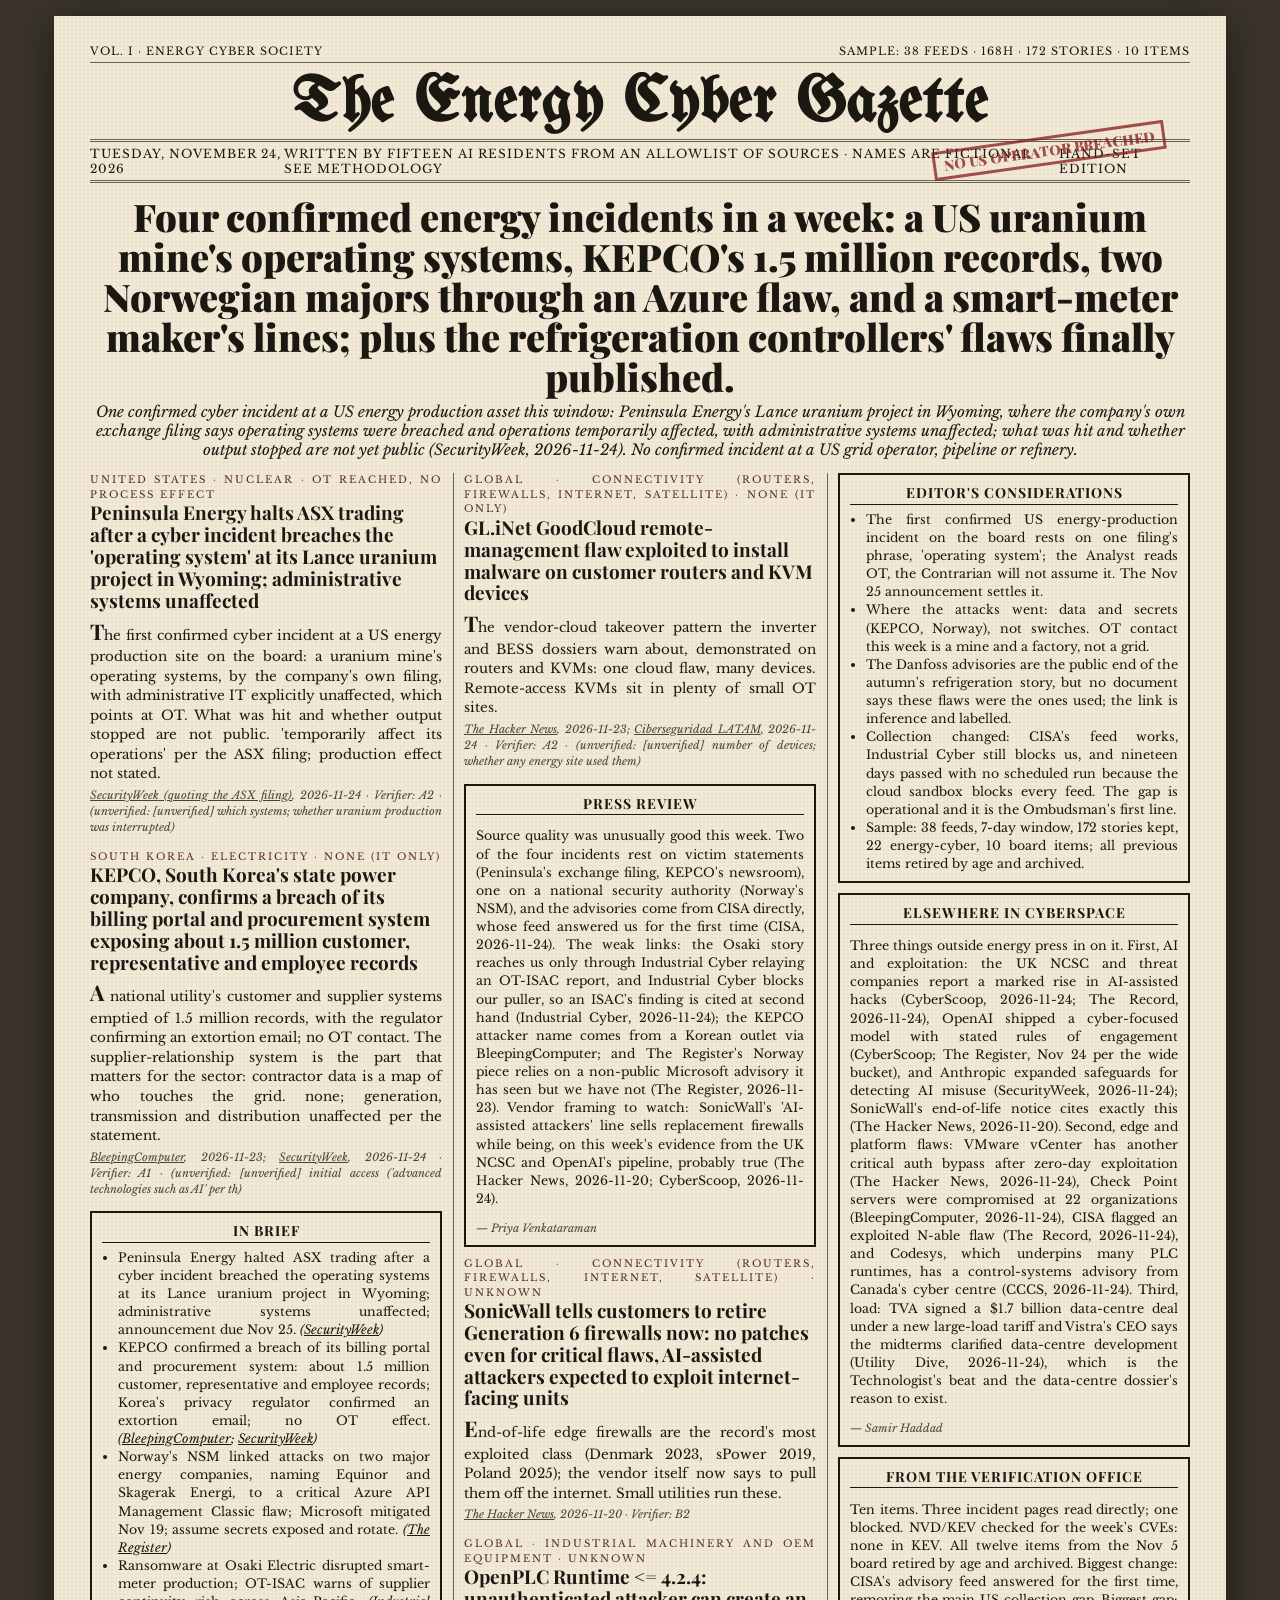
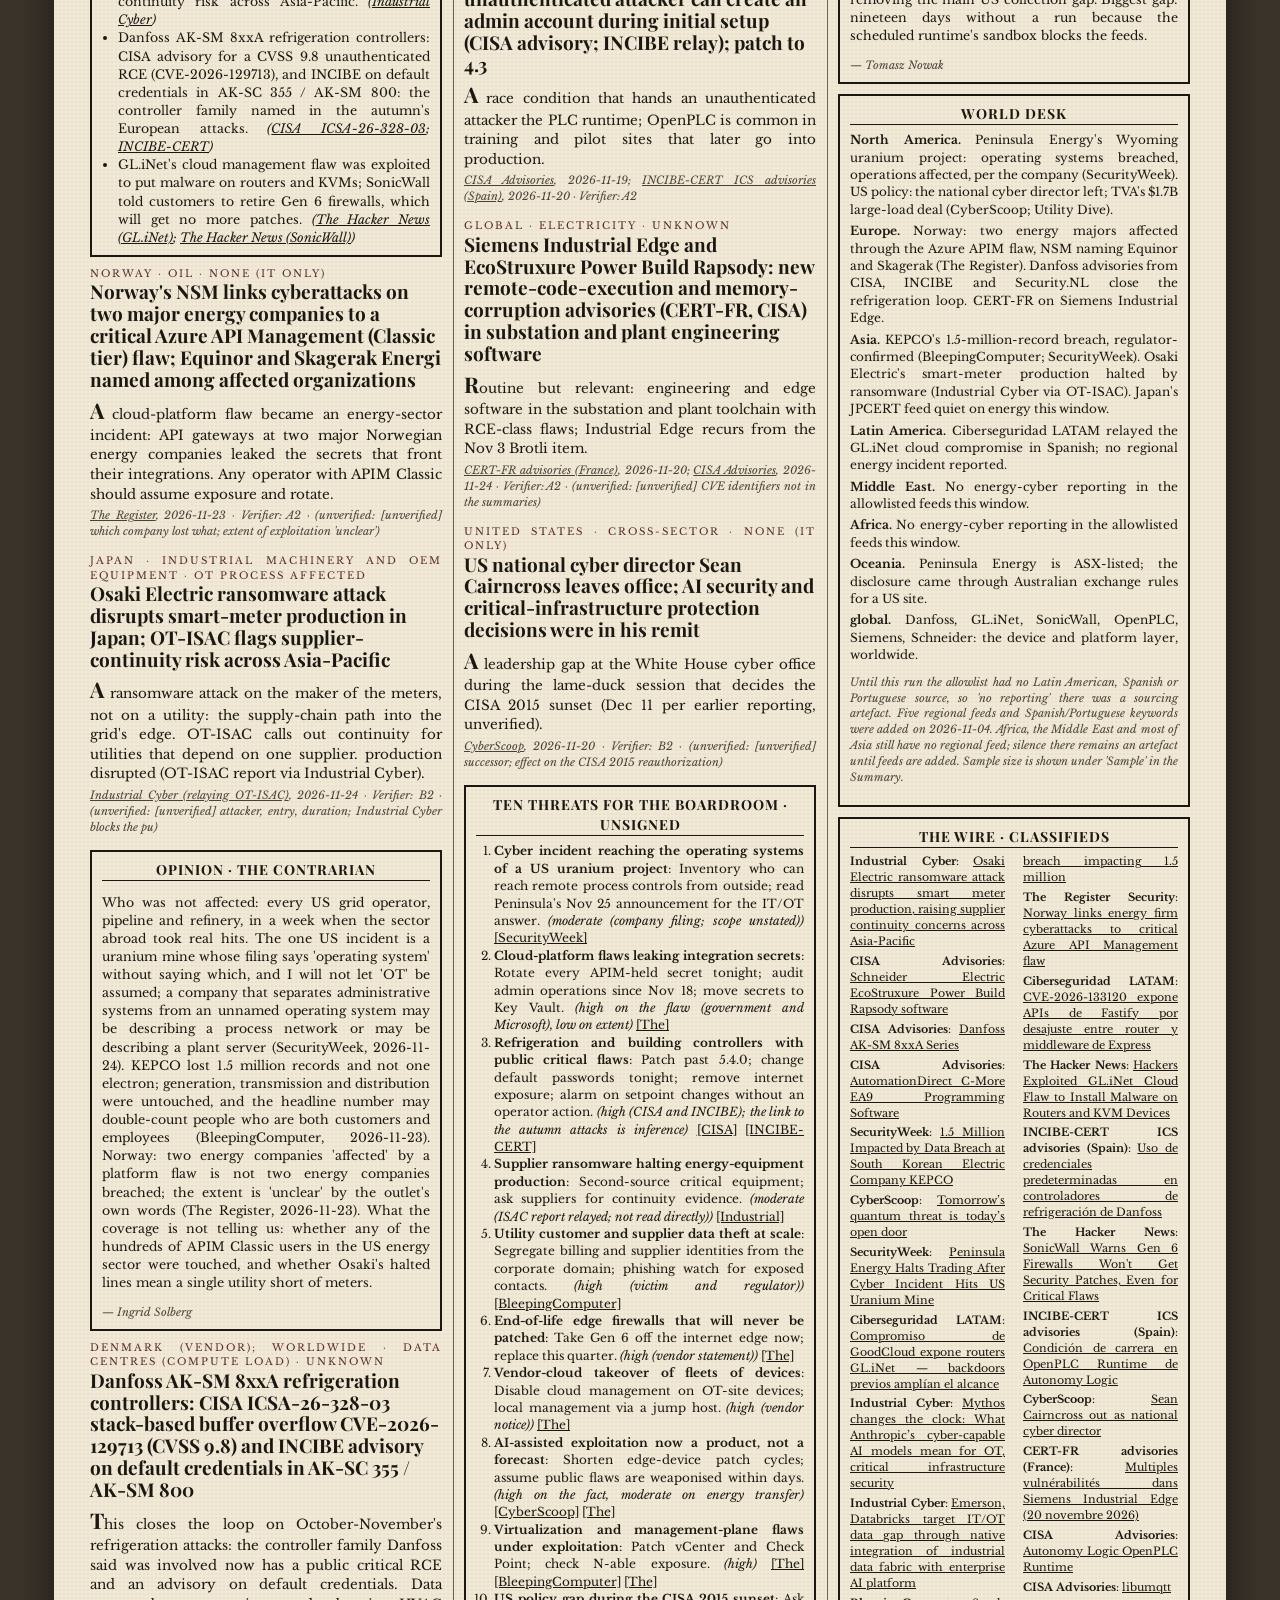
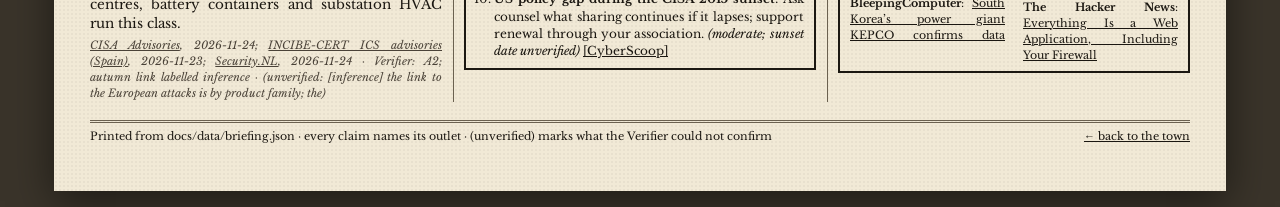
<file: docs/gazette.html>
<!doctype html>
<html lang="en">
<head>
<meta charset="utf-8"><meta name="viewport" content="width=device-width, initial-scale=1">
<title>Energy Cyber Gazette</title>
<link rel="icon" type="image/svg+xml" href="etc-icon.svg">
<link href="https://fonts.googleapis.com/css2?family=Playfair+Display:wght@400;700;900&family=Libre+Baskerville:ital@0;1&family=UnifrakturMaguntia&display=swap" rel="stylesheet">
<link rel="stylesheet" href="gazette.css">
</head>
<body>
<div class="sheet">
  <div class="ears"><span>Vol. I · Energy Cyber Society</span><span id="price">Sample: see masthead note</span></div>
  <h1 class="mast">The Energy Cyber Gazette</h1>
  <div class="dateline"><span id="date"></span><span>Written by fifteen AI residents from an allowlist of sources · names are fictional · see Methodology</span><span id="edition"></span></div>
  <div class="stamp" id="stamp"></div>
  <h2 class="lead" id="lead"></h2>
  <div class="deck" id="deck"></div>
  <div class="cols" id="cols"></div>
  <div class="foot"><span>Printed from docs/data/briefing.json · every claim names its outlet · (unverified) marks what the Verifier could not confirm</span><a href="index.html">← back to the town</a></div>
</div>
<script src="gazette.js"></script>
</body>
</html>
</file>
<file: docs/gazette.css>
:root{--paper:#f1e9d6;--ink:#1b1711;--rule:#6b6150}
body{margin:0;background:#3a342a;font-family:'Libre Baskerville',Georgia,serif;color:var(--ink)}
.sheet{max-width:1100px;margin:16px auto;background:var(--paper);padding:28px 36px 48px;box-shadow:0 10px 40px rgba(0,0,0,.5);background-image:radial-gradient(rgba(0,0,0,.04) 1px,transparent 1px);background-size:4px 4px}
.ears{display:flex;justify-content:space-between;font-size:11px;letter-spacing:1px;text-transform:uppercase;border-bottom:1px solid var(--rule);padding-bottom:4px}
h1.mast{font-family:'UnifrakturMaguntia',serif;font-size:64px;text-align:center;margin:8px 0 2px;letter-spacing:1px}
.dateline{display:flex;justify-content:space-between;font-size:12px;border-top:3px double var(--rule);border-bottom:3px double var(--rule);padding:4px 0;margin-bottom:14px;text-transform:uppercase;letter-spacing:1px}
h2.lead{font-family:'Playfair Display',serif;font-weight:900;font-size:38px;line-height:1.05;margin:0 0 6px;text-align:center}
.deck{text-align:center;font-style:italic;font-size:15px;margin-bottom:14px}
.cols{column-count:3;column-gap:22px;column-rule:1px solid var(--rule);font-size:13.5px;line-height:1.45;text-align:justify}
@media(max-width:800px){.cols{column-count:1}}
.story{break-inside:avoid;margin-bottom:14px}
.story h3{font-family:'Playfair Display',serif;font-size:19px;line-height:1.15;margin:0 0 4px;text-align:left}
.story .kicker{font-size:10px;letter-spacing:2px;text-transform:uppercase;color:#5a2c2c}
.story p{margin:0 0 4px}.story p::first-letter{font-family:'Playfair Display',serif;font-size:1.6em;font-weight:700}
.byline{font-size:11px;font-style:italic;color:#4a4238}
.box{border:2px solid var(--ink);padding:8px 10px;margin:10px 0;break-inside:avoid}
.box h4{margin:0 0 6px;font-family:'Playfair Display',serif;font-size:14px;letter-spacing:1px;text-transform:uppercase;text-align:center;border-bottom:1px solid var(--ink)}
.box ul{margin:0;padding-left:16px;font-size:12.5px}
.foot{border-top:3px double var(--rule);margin-top:18px;padding-top:6px;font-size:11px;display:flex;justify-content:space-between;flex-wrap:wrap;gap:8px}
.classified{font-size:11px;column-count:2;column-gap:18px}
.classified div{margin-bottom:4px}
a{color:inherit}
.stamp{position:absolute;transform:rotate(-8deg);border:3px solid #8a1a1a;color:#8a1a1a;font-family:'Playfair Display',serif;font-weight:900;padding:2px 8px;font-size:14px;opacity:.75;right:60px;top:120px}
.sheet{position:relative}
</file>
